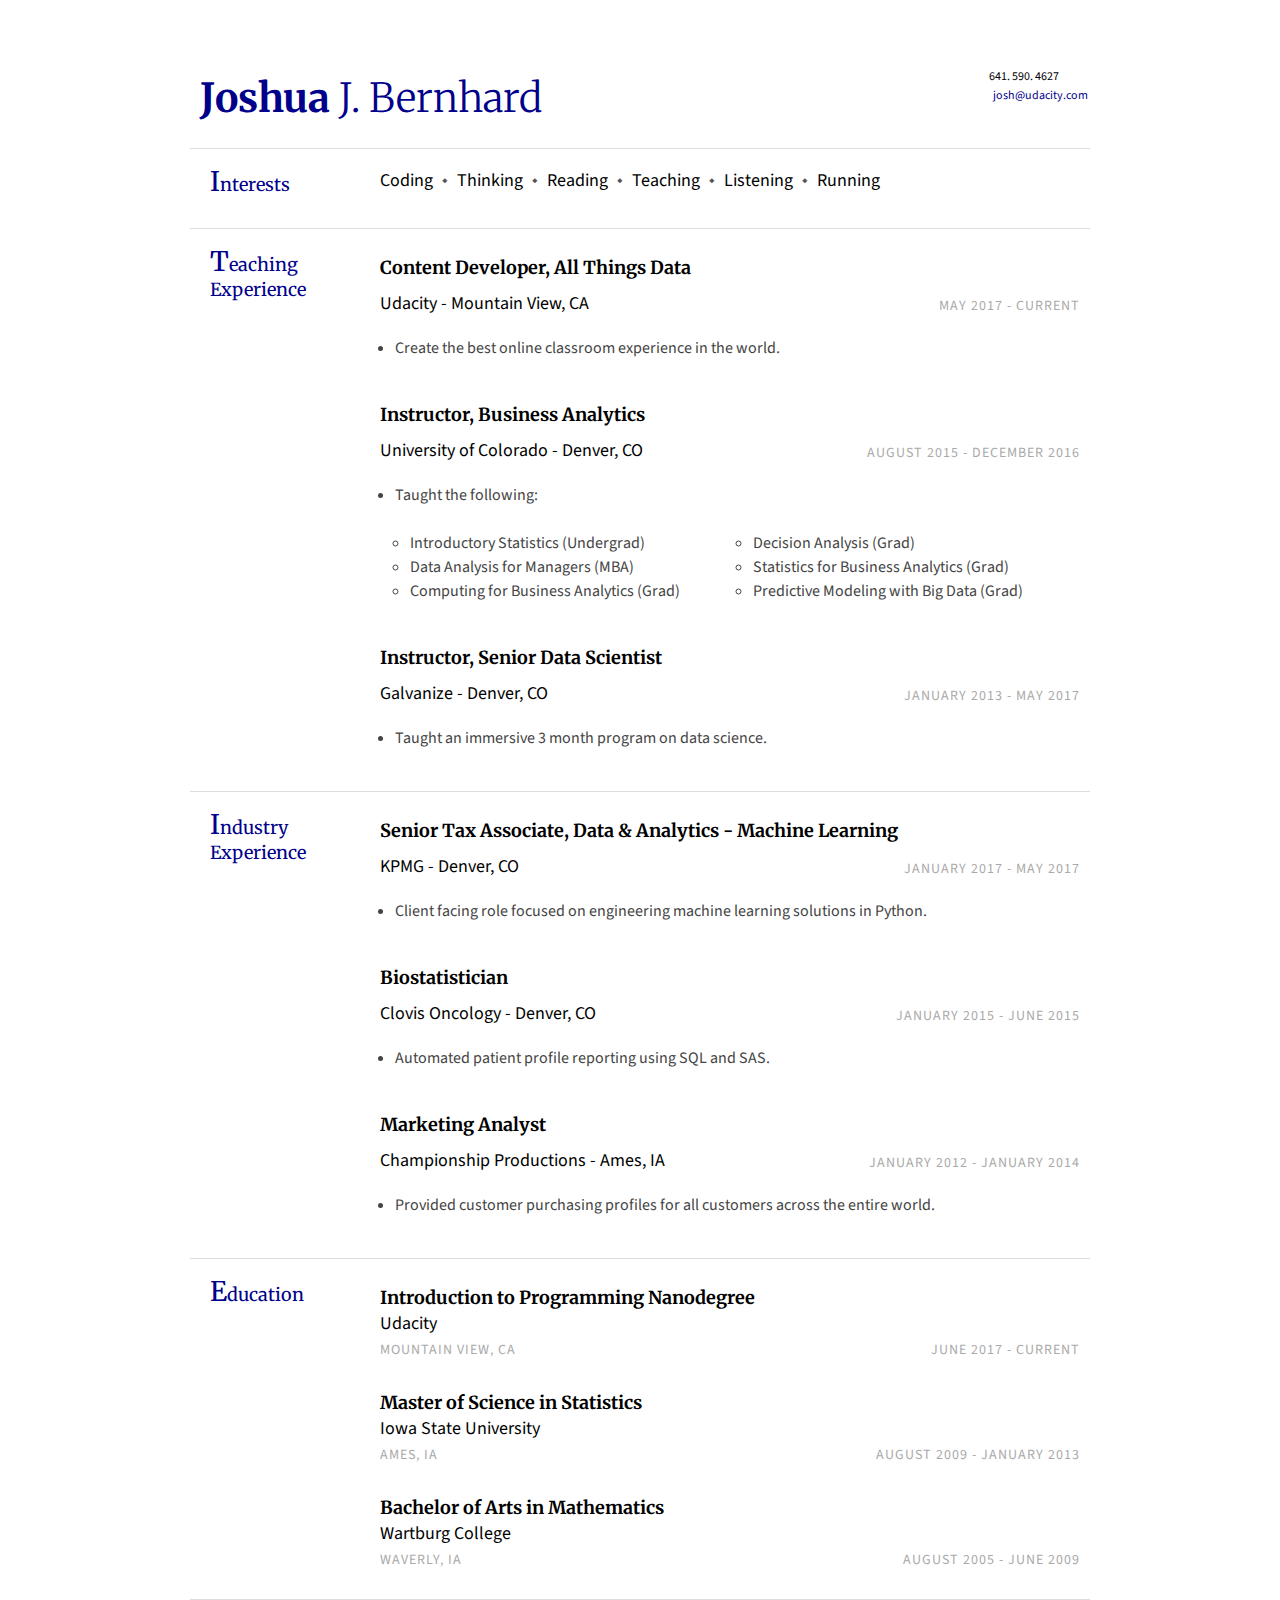
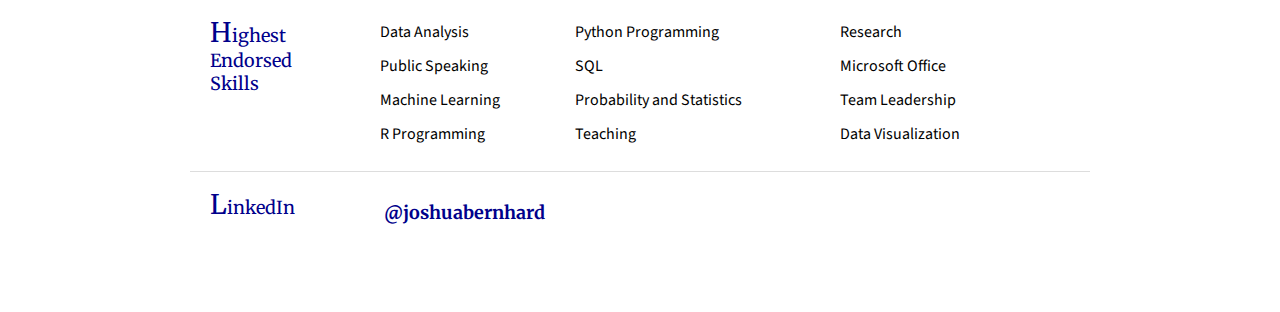
<file: Project2_Content/Project2/index.html>
<!doctype html>
<html lang="en">
    <head>
        <meta charset="UTF-8">
        <title>Joshua J. Bernhard - Resume</title>
        <link rel="stylesheet" href="style.css">
        <link href="https://fonts.googleapis.com/css?family=Merriweather:300,400,700|Source+Sans+Pro:400,400i" rel="stylesheet">
    <body>
        <div class="page">
            <div class="section row">
                <h1 class="col"><span style="font-weight:700">Joshua</span> J. Bernhard</h1>
                <div class="contact-info col-right">
                    <div>641. 590. 4627</div>
                    <div><a href="mailto:josh@udacity.com">josh@udacity.com</a></div>
                </div>
            </div>
            <div class="section row">
                <h2 class="col">Interests</h2>
                <div class="section-text col-right"><span class="key">Coding</span> <span class="key">Thinking</span> <span class="key">Reading</span> <span class="key">Teaching</span> <span class="key">Listening</span> <span class="key">Running</span> </div>
            </div>

            <div class="section row">
                <h2 class="col">Teaching Experience</h2>
                <div class="section-text col-right">
                    <div class="row">
                        <div class="col">
                            <h3>Content Developer, All Things Data</h3>
                        </div>
                    </div>
                    <div class="row subsection">
                        <div class="emph col">Udacity - Mountain View, CA</div>
                        <div class="col-right light">May 2017 - Current</div>
                    </div>
                    <ul class="desc">
                        <li>Create the best online classroom experience in the world. </li>
                    </ul>
                </div>

                <div class="section-text col-right">
                    <div class="row">
                        <div class="col">
                            <h3>Instructor, Business Analytics</h3>
                        </div>
                    </div>
                    <div class="row subsection">
                        <div class="emph col">University of Colorado - Denver, CO</div>
                        <div class="col-right light">August 2015 - December 2016</div>
                    </div>
                    <ul class="desc">
                        <li>Taught the following:<br><br>
                            <ul class="inner">
                                <li>Introductory Statistics (Undergrad) </li>
                                <li>Data Analysis for Managers (MBA)</li>
                                <li>Computing for Business Analytics (Grad)</li>
                                <li>Decision Analysis (Grad)</li>
                                <li>Statistics for Business Analytics (Grad)</li>
                                <li>Predictive Modeling with Big Data (Grad)</li>
                            </ul>
                         </li>
                    </ul>
                </div>


                <div class="section-text col-right">
                    <div class="row">
                        <div class="col">
                            <h3>Instructor, Senior Data Scientist</h3>
                        </div>
                    </div>
                    <div class="row subsection">
                        <div class="emph col">Galvanize - Denver, CO</div>
                        <div class="col-right light">January 2013 - May 2017</div>
                    </div>
                    <ul class="desc">
                        <li>Taught an immersive 3 month program on data science.
                         </li>
                    </ul>
                </div>
            </div>

            <div class="section row">
                <h2 class="col">Industry Experience</h2>
                <div class="section-text col-right">
                    <div class="row">
                        <div class="col">
                            <h3>Senior Tax Associate, Data &amp; Analytics - Machine Learning</h3>
                        </div>
                    </div>
                    <div class="row subsection">
                        <div class="emph col">KPMG - Denver, CO</div>
                        <div class="col-right light">January 2017 - May 2017</div>
                    </div>
                    <div class="desc">
                        <ul class="desc">
                            <li>Client facing role focused on engineering machine learning solutions in Python.
                             </li>
                        </ul>
                    </div>
                </div>
                <div class="section-text col-right">
                    <div class="row">
                        <div class="col">
                            <h3>Biostatistician</h3>
                        </div>
                    </div>
                    <div class="row subsection">
                        <div class="emph col">Clovis Oncology - Denver, CO</div>
                        <div class="col-right light">January 2015 - June 2015</div>
                    </div>
                    <div class="desc">
                        <ul class="desc">
                            <li>Automated patient profile reporting using SQL and SAS.
                             </li>
                        </ul>
                    </div>
                </div>
                <div class="section-text col-right">
                    <div class="row">
                        <div class="col">
                            <h3>Marketing Analyst</h3>
                        </div>
                    </div>
                    <div class="row subsection">
                        <div class="emph col">Championship Productions - Ames, IA</div>
                        <div class="col-right light">January 2012 - January 2014</div>
                    </div>
                    <div class="desc">
                        <ul class="desc">
                            <li>Provided customer purchasing profiles for all customers across the entire world.
                             </li>
                        </ul>
                    </div>
                </div>
            </div>

            <div class="section row">
                <h2 class="col">Education</h2>

                <div class="section-text col-right">
                    <h3><span class="emph">Introduction to Programming</span> Nanodegree</h3>
                    <div>Udacity</div>
                    <div class="row">
                        <div class="col light">Mountain View, CA</div>
                        <div class="col-right light	">June 2017 - Current	</div>
                    </div>
                </div>
                <div class="section-text col-right">
                    <h3><span class="emph">Master of Science</span> in Statistics</h3>
                    <div>Iowa State University</div>
                    <div class="row">
                        <div class="col light">Ames, IA</div>
                        <div class="col-right light">August 2009 - January 2013</div>
                    </div>
                </div>
                <div class="section-text col-right">
                    <h3><span class="emph">Bachelor of Arts</span> in Mathematics</h3>
                    <div>Wartburg College</div>
                    <div class="row">
                        <div class="col light">Waverly, IA</div>
                        <div class="col-right light	">August 2005 - June 2009	</div>
                    </div>
                </div>
            </div>

            <div class="section row">
                <h2 class="col">Highest Endorsed Skills</h2>
                <div class="section-text col-right row">
                    <ul class="skills" style="width:25%">
                        <li>Data Analysis</li>
                        <li>Public Speaking</li>
                        <li>Machine Learning</li>
                        <li>R Programming</li>
                    </ul>
                    <ul class="skills" style="width:35%">
                        <li>Python Programming</li>
                        <li>SQL</li>
                        <li>Probability and Statistics</li>
                        <li>Teaching</li>

                    </ul>
                    <ul class="skills">
                        <li>Research</li>
                        <li>Microsoft Office</li>
                        <li>Team Leadership</li>
                        <li>Data Visualization</li>
                    </ul>
                </div>
            </div>
            <div class="section row">
                <h2 class="col">LinkedIn</h2>
                <div class="section-text col-right">
                    <h3><a href="https://www.linkedin.com/in/joshuabernhard/">@joshuabernhard</a></h3>
                </div>
            </div>
        </div>
    </body>
</html>
</file>
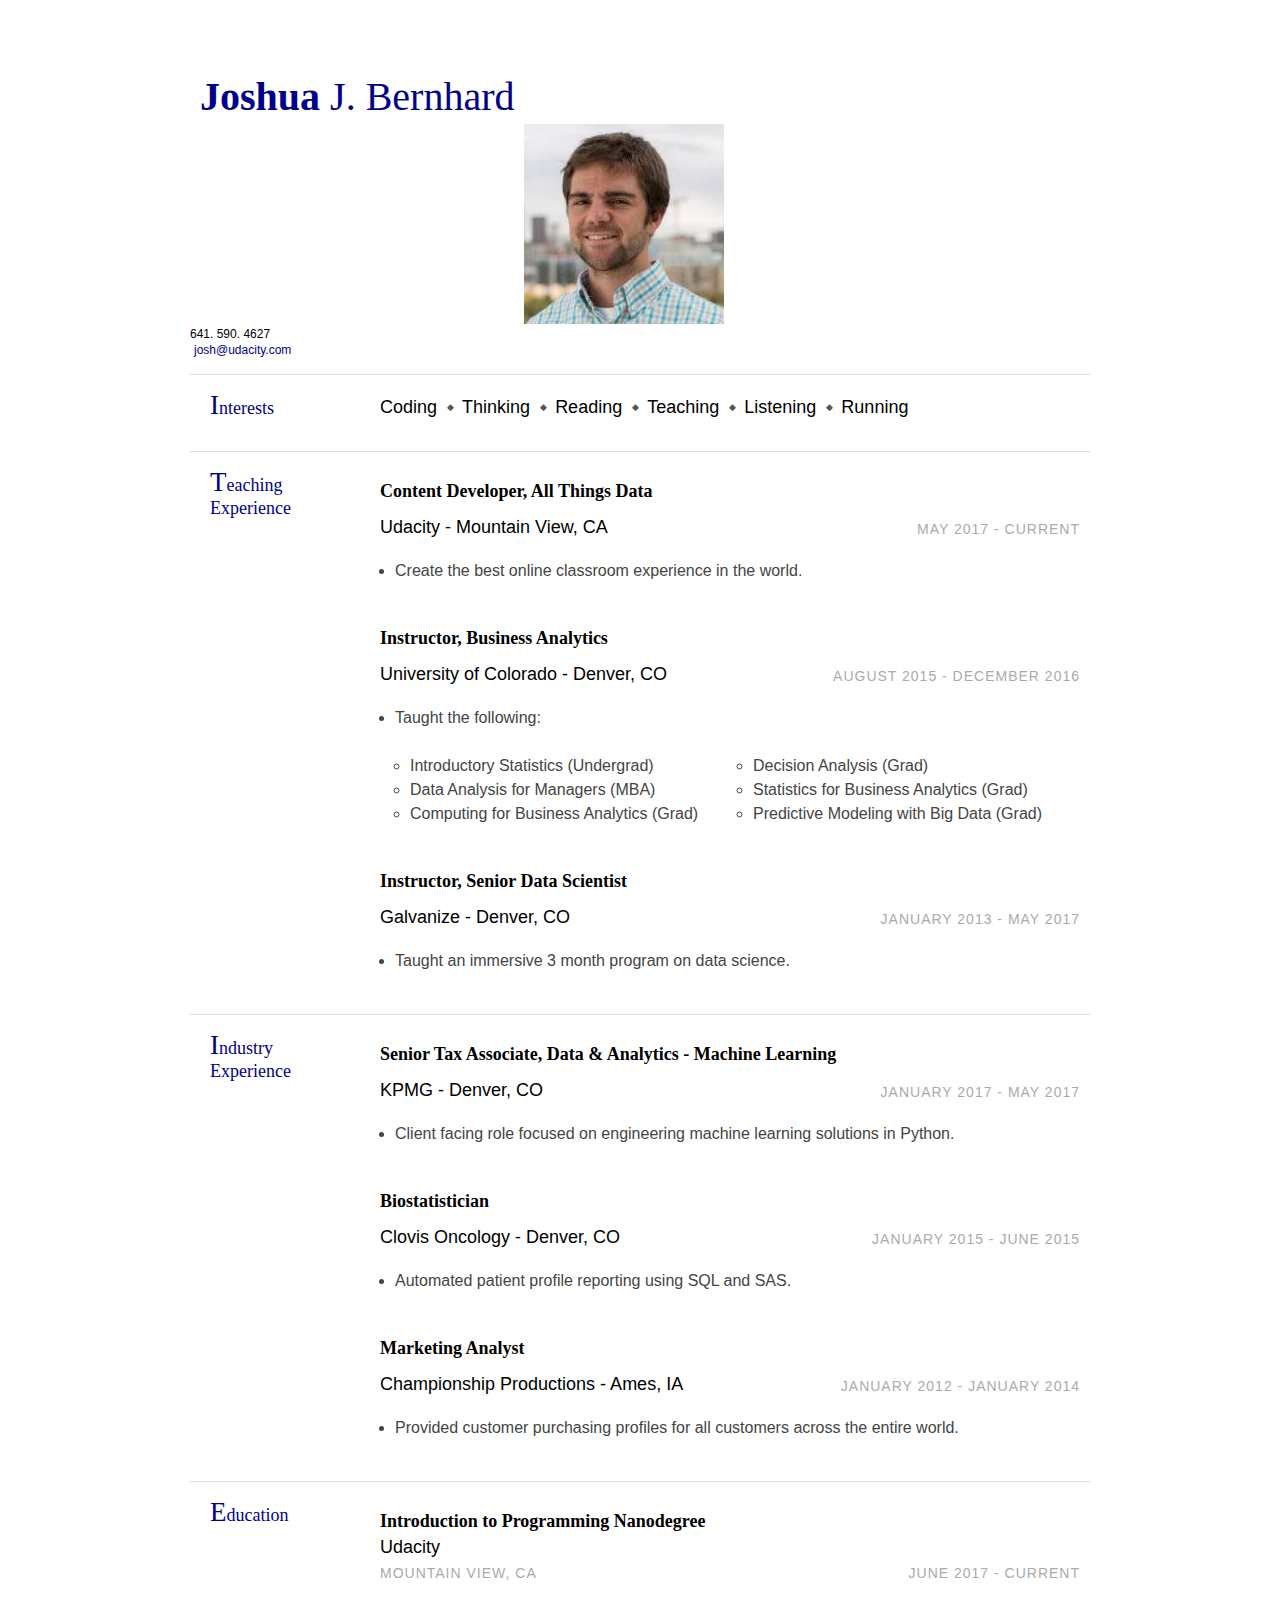
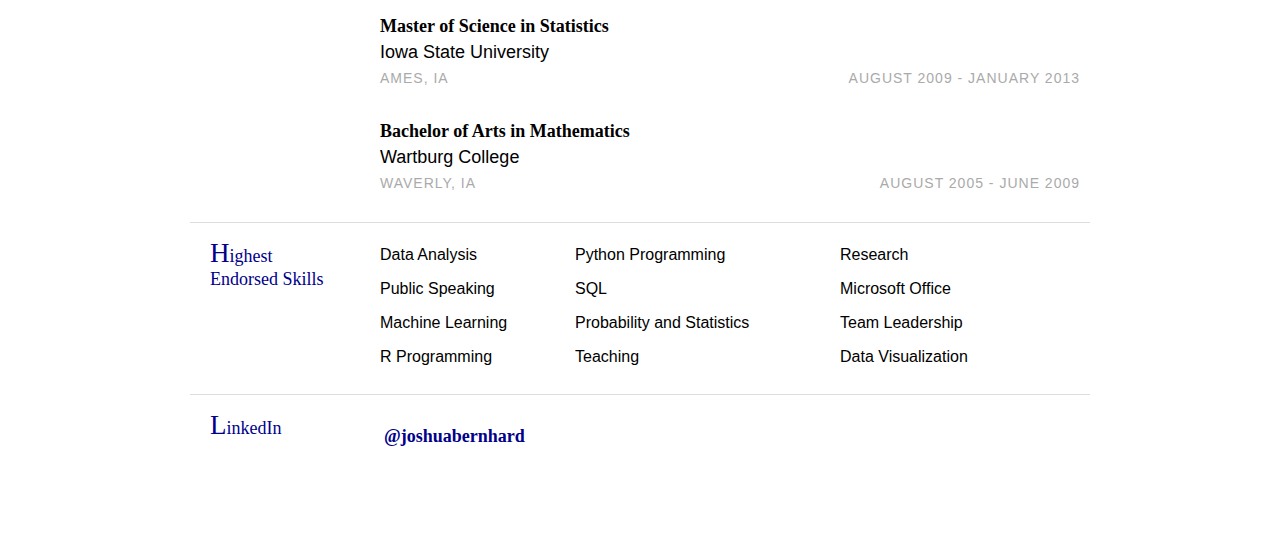
<file: Project2_Content/Project2/index2.html>
<!doctype html>
<html lang="en">
    <head>
        <meta charset="UTF-8">
        <title>Joshua J. Bernhard - Resume</title>
        <link rel="stylesheet" href="style.css">
    <body>
        <div class="page">
            <div class="section row">
                <h1 class="col"><span style="font-weight:700">Joshua</span> J. Bernhard</h1><br><br><br><br>
                <img src="header.jpeg" alt="headerphoto">
                <div>
                    <div>641. 590. 4627</div>
                    <div><a href="mailto:josh@udacity.com">josh@udacity.com</a></div>
                </div>
            </div>
            <div class="section row">
                <h2 class="col">Interests</h2>
                <div class="section-text col-right"><span class="key">Coding</span> <span class="key">Thinking</span> <span class="key">Reading</span> <span class="key">Teaching</span> <span class="key">Listening</span> <span class="key">Running</span> </div>
            </div>

            <div class="section row">
                <h2 class="col">Teaching Experience</h2>
                <div class="section-text col-right">
                    <div class="row">
                        <div class="col">
                            <h3>Content Developer, All Things Data</h3>
                        </div>
                    </div>
                    <div class="row subsection">
                        <div class="emph col">Udacity - Mountain View, CA</div>
                        <div class="col-right light">May 2017 - Current</div>
                    </div>
                    <ul class="desc">
                        <li>Create the best online classroom experience in the world. </li>
                    </ul>
                </div>

                <div class="section-text col-right">
                    <div class="row">
                        <div class="col">
                            <h3>Instructor, Business Analytics</h3>
                        </div>
                    </div>
                    <div class="row subsection">
                        <div class="emph col">University of Colorado - Denver, CO</div>
                        <div class="col-right light">August 2015 - December 2016</div>
                    </div>
                    <ul class="desc">
                        <li>Taught the following:<br><br>
                            <ul class="inner">
                                <li>Introductory Statistics (Undergrad) </li>
                                <li>Data Analysis for Managers (MBA)</li>
                                <li>Computing for Business Analytics (Grad)</li>
                                <li>Decision Analysis (Grad)</li>
                                <li>Statistics for Business Analytics (Grad)</li>
                                <li>Predictive Modeling with Big Data (Grad)</li>
                            </ul>
                         </li>
                    </ul>
                </div>


                <div class="section-text col-right">
                    <div class="row">
                        <div class="col">
                            <h3>Instructor, Senior Data Scientist</h3>
                        </div>
                    </div>
                    <div class="row subsection">
                        <div class="emph col">Galvanize - Denver, CO</div>
                        <div class="col-right light">January 2013 - May 2017</div>
                    </div>
                    <ul class="desc">
                        <li>Taught an immersive 3 month program on data science.
                         </li>
                    </ul>
                </div>
            </div>

            <div class="section row">
                <h2 class="col">Industry Experience</h2>
                <div class="section-text col-right">
                    <div class="row">
                        <div class="col">
                            <h3>Senior Tax Associate, Data &amp; Analytics - Machine Learning</h3>
                        </div>
                    </div>
                    <div class="row subsection">
                        <div class="emph col">KPMG - Denver, CO</div>
                        <div class="col-right light">January 2017 - May 2017</div>
                    </div>
                    <div class="desc">
                        <ul class="desc">
                            <li>Client facing role focused on engineering machine learning solutions in Python.
                             </li>
                        </ul>
                    </div>
                </div>
                <div class="section-text col-right">
                    <div class="row">
                        <div class="col">
                            <h3>Biostatistician</h3>
                        </div>
                    </div>
                    <div class="row subsection">
                        <div class="emph col">Clovis Oncology - Denver, CO</div>
                        <div class="col-right light">January 2015 - June 2015</div>
                    </div>
                    <div class="desc">
                        <ul class="desc">
                            <li>Automated patient profile reporting using SQL and SAS.
                             </li>
                        </ul>
                    </div>
                </div>
                <div class="section-text col-right">
                    <div class="row">
                        <div class="col">
                            <h3>Marketing Analyst</h3>
                        </div>
                    </div>
                    <div class="row subsection">
                        <div class="emph col">Championship Productions - Ames, IA</div>
                        <div class="col-right light">January 2012 - January 2014</div>
                    </div>
                    <div class="desc">
                        <ul class="desc">
                            <li>Provided customer purchasing profiles for all customers across the entire world.
                             </li>
                        </ul>
                    </div>
                </div>
            </div>

            <div class="section row">
                <h2 class="col">Education</h2>

                <div class="section-text col-right">
                    <h3><span class="emph">Introduction to Programming</span> Nanodegree</h3>
                    <div>Udacity</div>
                    <div class="row">
                        <div class="col light">Mountain View, CA</div>
                        <div class="col-right light	">June 2017 - Current	</div>
                    </div>
                </div>
                <div class="section-text col-right">
                    <h3><span class="emph">Master of Science</span> in Statistics</h3>
                    <div>Iowa State University</div>
                    <div class="row">
                        <div class="col light">Ames, IA</div>
                        <div class="col-right light">August 2009 - January 2013</div>
                    </div>
                </div>
                <div class="section-text col-right">
                    <h3><span class="emph">Bachelor of Arts</span> in Mathematics</h3>
                    <div>Wartburg College</div>
                    <div class="row">
                        <div class="col light">Waverly, IA</div>
                        <div class="col-right light	">August 2005 - June 2009	</div>
                    </div>
                </div>
            </div>

            <div class="section row">
                <h2 class="col">Highest Endorsed Skills</h2>
                <div class="section-text col-right row">
                    <ul class="skills" style="width:25%">
                        <li>Data Analysis</li>
                        <li>Public Speaking</li>
                        <li>Machine Learning</li>
                        <li>R Programming</li>
                    </ul>
                    <ul class="skills" style="width:35%">
                        <li>Python Programming</li>
                        <li>SQL</li>
                        <li>Probability and Statistics</li>
                        <li>Teaching</li>

                    </ul>
                    <ul class="skills">
                        <li>Research</li>
                        <li>Microsoft Office</li>
                        <li>Team Leadership</li>
                        <li>Data Visualization</li>
                    </ul>
                </div>
            </div>
            <div class="section row">
                <h2 class="col">LinkedIn</h2>
                <div class="section-text col-right">
                    <h3><a href="https://www.linkedin.com/in/joshuabernhard/">@joshuabernhard</a></h3>
                </div>
            </div>
        </div>
    </body>
</html>
</file>
<file: Project2_Content/Project2/style.css>
body {
    margin: 0;
    padding: 0;
    background-color: #fff;
    font-size: 12px;
    font-family: 'Source Sans Pro', sans-serif;
   -webkit-font-smoothing: subpixel-antialiased;
}
* {
    box-sizing: border-box;
    -moz-box-sizing: border-box;
}

/*
 Primary Rules
*/
h1 {
    font-weight: 300;
     margin: 5px 0 0;
     font-size: 40px;
     color:#00008B;
     padding: 0 10px 10px;
     border-radius:2px;
    font-family: 'Merriweather', serif;
}
h2 {
    color: #00008B;
     width: 150px;
     font-size: 18px;
     padding-left: 20px;
     font-weight:400;
     font-family: 'Merriweather', serif;
}
h2:first-letter { font-size: 150%; }
h3 {
    font-size: 18px;
     font-weight: bold;
     margin-bottom: 0;
     line-height: 28px;
     font-family: 'Merriweather', serif;
}
h2, h3 { margin-top: 5px }
a {
    color: #00008B;
    display: inline-block;
    text-decoration: none;
    padding:2px 4px;
    border-radius:2px;
    margin-right:-2px;
}

.key:first-child { margin-left: 0 }
.key {
    margin: 0 10px;
    position: relative;
}
.key::before {
    content: '◆';
    position: absolute;
    left: -15px;
    color: #555;
    font-size: 7pt;
}
.key:first-child::before { content: '' }
.section {
    border-bottom: 1px solid #ddd;
   padding: 10px 0 15px;
}
.section:last-child { border: none }
.section-text {
    width: 80%;
    font-size: 18px;
    line-height: 24px;
    margin: 10px 0 10px;
    padding: 0 10px;
}
.subsection { margin: 10px 0 5px }

.desc {
    font-size: 16px;
    font-family: 'Source Sans Pro', sans-serif;
    color:#444;
}
.light {
    color: #aaa;letter-spacing:1px;
     font-size: 14px;
     line-height:28px;
     font-family: 'Source Sans Pro', sans-serif;
     text-transform:uppercase;
}
ul{
  padding-left:15px;
}

ul.skills{
  float:left;
  width:30%;
  padding-left:0px;
  margin: 0 20px 0 0;
}

ul.skills li{
  list-style: none;
  font-size:16px;
  margin-bottom:10px;
}

ul.skills li:last-child{
  margin:0;
}

ul.inner{
    columns: 2;
    -webkit-columns: 2;
    -moz-columns: 2;
}

/*
 Float Rules
*/
.row:before, .row:after { content: "";
                          display: table;
}
.row:after { clear: both; }
.col { float: left; }
.col-right { float: right; }

/*
 Page Rules
*/
.page {
    width: 1000px;
    min-height: 29.7cm;
    margin: 1cm auto;

    background: white;
    padding: 20px 50px;
}

@page {
    size: A4;
    margin: 0;
}

@media print {
    .page {
        margin: 0;
        border: initial;
        border-radius: initial;
        width: initial;
        min-height: initial;
        box-shadow: initial;
        background: initial;
        page-break-after: always;
    }

    body {
        font-size: 12pt;
    }

    h1 {
        font-size: 23pt;
    }

    h2 {
      font-size:10pt;
      width: 3cm;
      padding-left: 10px;
    }

    h3 {
        font-size: 10pt;
        line-height:11pt
    }

    .section-text {
        font-size: 9pt;
        line-height: 14pt;
    }

    .light {
        font-size: 7.5pt;
        line-height:12pt;
        color:#ddd;
    }

    .page {
        width: 21cm;
    }
    ul {
        margin: 5px 0 0;
    }
    .section {
        padding: 5px 0 8px;
    }
    .section-text {
        width: 15cm;
        margin: 5px 0 5px;
    }
    .subsection {
        margin: 5px 0 0;
     }
    .desc {
        font-size: 9pt;
    }

    ul.skills {
        margin: 0 10px 0 0;
    }
    ul.skills
        li {
        font-size: 9pt;
        margin-bottom:0
    }

}
</file>
